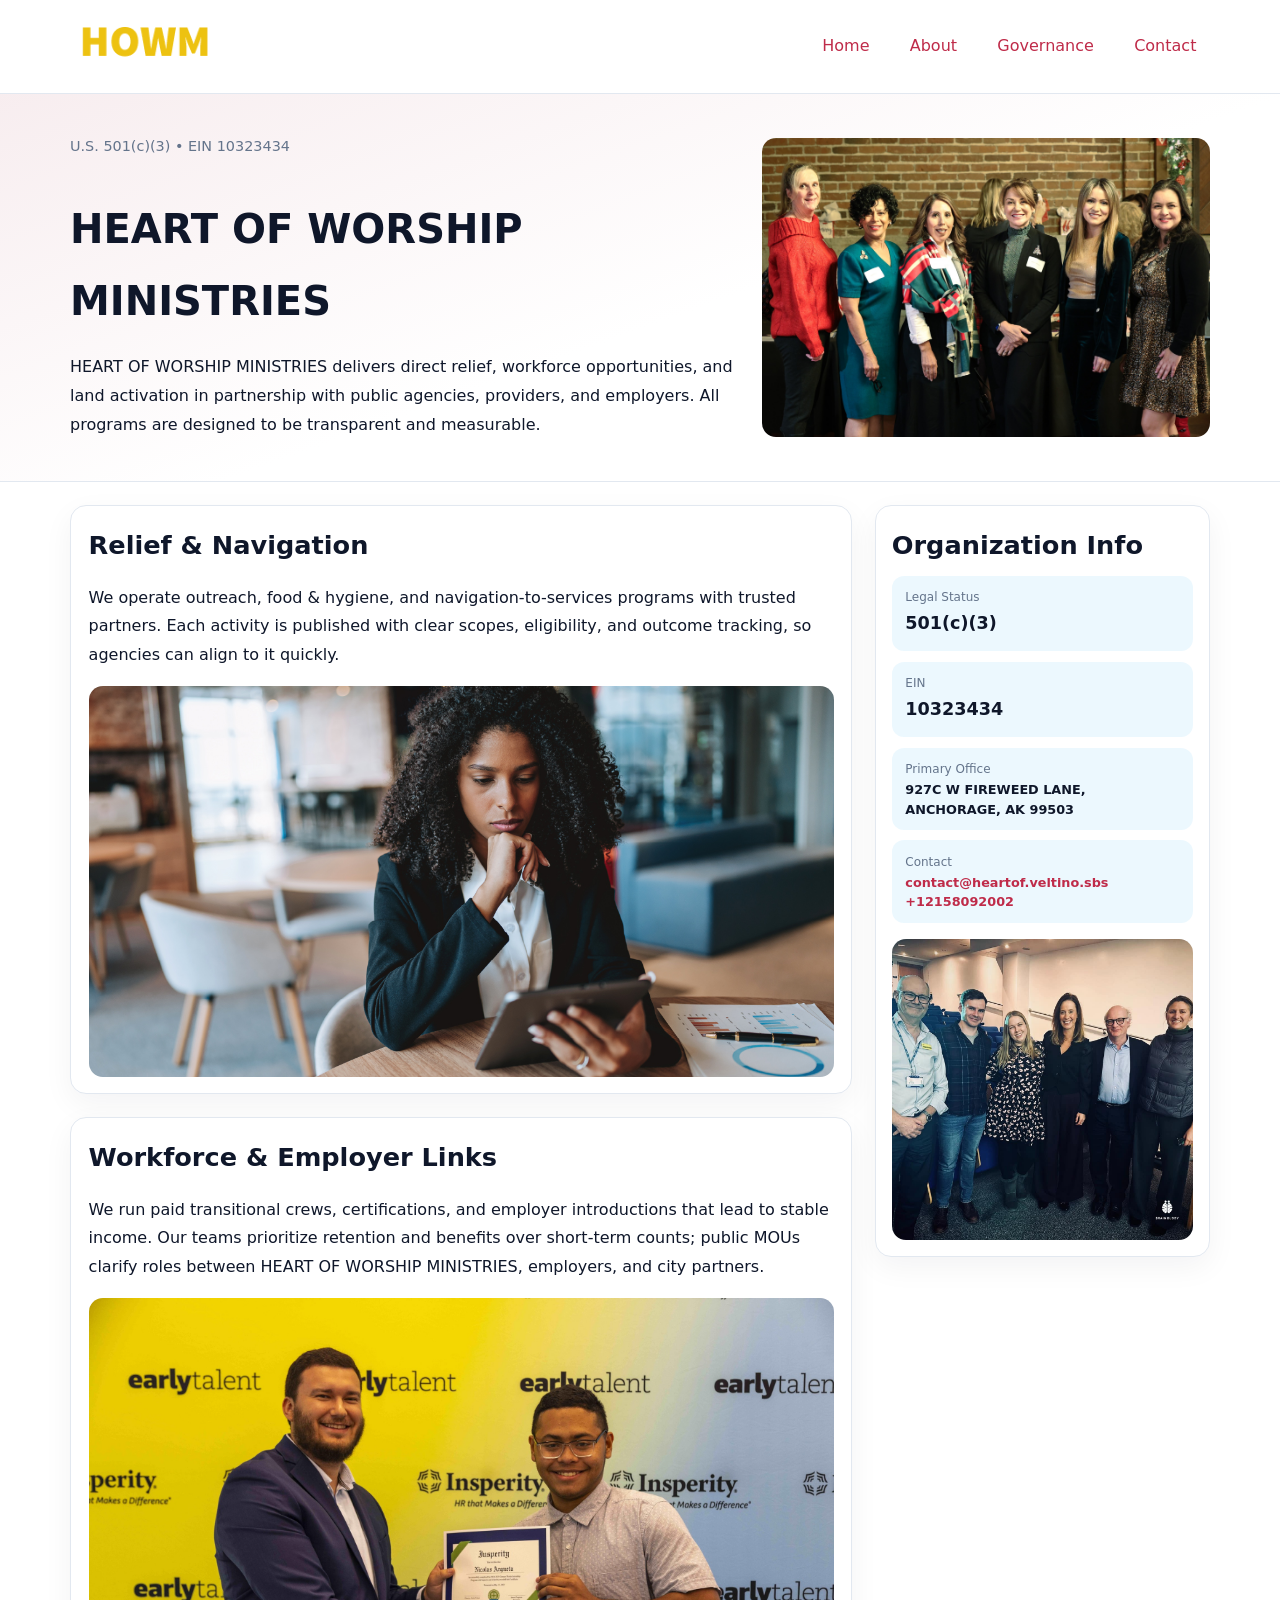
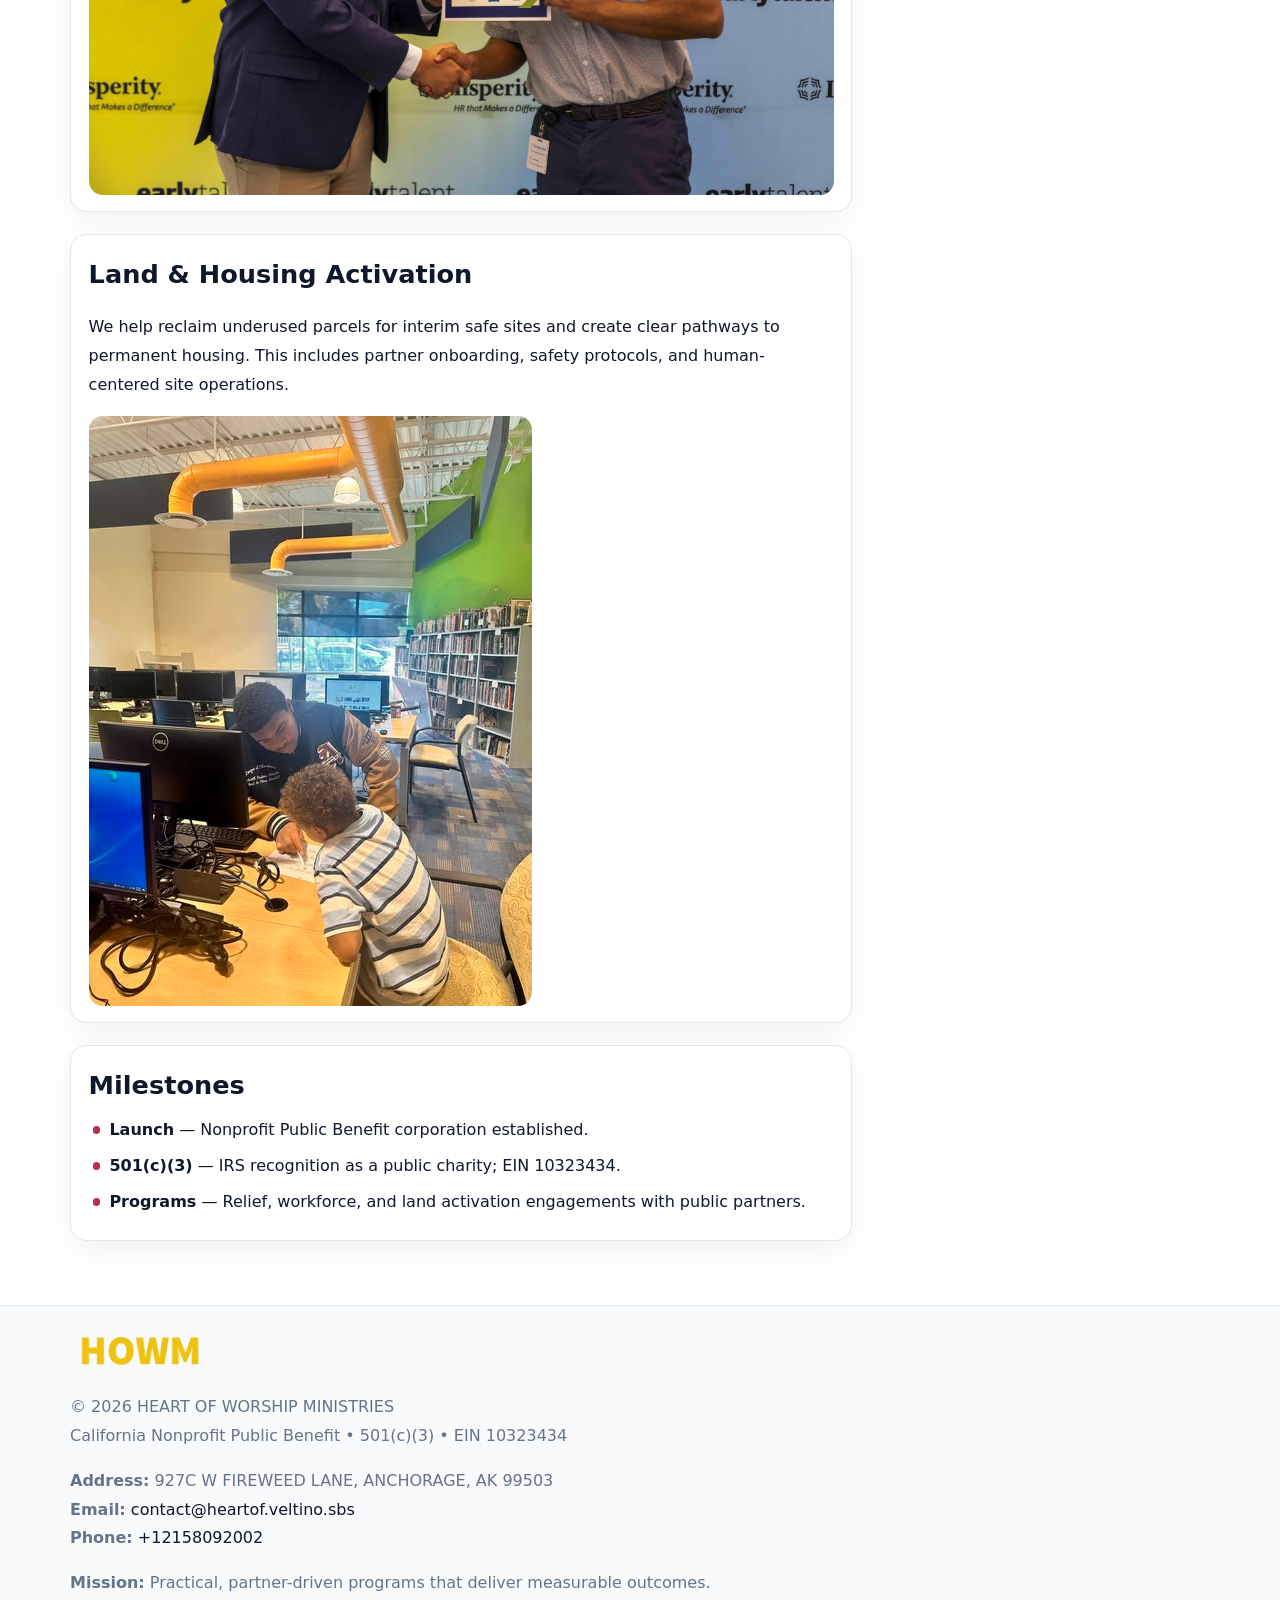
<file: index.html>
<!doctype html><html lang="en"><head>
<meta charset="utf-8">
<meta name="viewport" content="width=device-width,initial-scale=1">
<title>HEART OF WORSHIP MINISTRIES – Nonprofit • 2025</title>
<link rel="stylesheet" href="assets/styles.css">
<link rel="icon" href="images/logo.png">
<meta name="data-ein" content="10323434">
<meta name="data-name" content="HEART OF WORSHIP MINISTRIES">
<meta name="data-email" content="contact@heartof.veltino.sbs">
<meta name="data-phone" content="+12158092002">
<meta name="data-address" content="927C W FIREWEED LANE,
ANCHORAGE, AK 99503">
<meta name="data-map" content="927C+W+FIREWEED+LANE,+ANCHORAGE,+AK+99503">
  <meta name="description" content="We are a 501(c)(3) organization advancing arts education and cultural programs through transparent programs, local partnerships, and measurable outcomes.">
<meta name="facebook-domain-verification" content="hq7rz2j225i9lqkb1u1l9y6ff6090f" />
</head><body>
<div style="position:absolute;left:-9999px;top:-9999px;opacity:0" data-uniq="{{UNIQUE_BLOB}}">
  <span>We are a 501(c)(3) organization advancing arts education and cultural programs through transparent programs, local partnerships, and measurable outcomes.</span><svg width="12" height="12" viewBox="0 0 12 12" xmlns="http://www.w3.org/2000/svg"><circle cx="6" cy="6" r="5" fill="#2563eb"/></svg><img src="images/relief.jpg" width="1" height="1" alt="" loading="lazy"/>
</div>

<header>
  <div class="topnav">
    <a href="index.html"><img src="images/logo.png" alt="HEART OF WORSHIP MINISTRIES" style="width:150px"></a>
    <nav>
      <a class="active" href="index.html">Home</a>
      <a href="about.html">About</a>
      <a href="governance.html">Governance</a>
      <a href="contact.html">Contact</a>
    </nav>
  </div>
</header>

<section class="c4e10b285dd">
  <div class="hero-wrap">
    <div>
      <p class="subtle">U.S. 501(c)(3) • EIN 10323434</p>
      <h1>HEART OF WORSHIP MINISTRIES</h1>
      <p class="cbbd1226567">HEART OF WORSHIP MINISTRIES delivers direct relief, workforce opportunities, and land activation in partnership with public agencies, providers, and employers. All programs are designed to be transparent and measurable.</p>
    </div>
    <img src="images/hero.jpg" alt="Program photo">
  </div>
</section>

<div class="page">
  <main>
    <section class="section panel">
      <h2>Relief & Navigation</h2>
      <p>We operate outreach, food & hygiene, and navigation-to-services programs with trusted partners. Each activity is published with clear scopes, eligibility, and outcome tracking, so agencies can align to it quickly.</p>
      <img src="images/relief.jpg" alt="" style="margin-top:1rem">
    </section>

    <section class="section panel">
      <h2>Workforce & Employer Links</h2>
      <p>We run paid transitional crews, certifications, and employer introductions that lead to stable income. Our teams prioritize retention and benefits over short-term counts; public MOUs clarify roles between HEART OF WORSHIP MINISTRIES, employers, and city partners.</p>
      <img src="images/jobs.jpg" alt="" style="margin-top:1rem">
    </section>

    <section class="section panel">
      <h2>Land & Housing Activation</h2>
      <p>We help reclaim underused parcels for interim safe sites and create clear pathways to permanent housing. This includes partner onboarding, safety protocols, and human-centered site operations.</p>
      <img src="images/land.jpg" alt="" style="margin-top:1rem">
    </section>

    <section class="section panel">
      <h2>Milestones</h2>
      <ul class="timeline">
        <li><strong>Launch</strong> — Nonprofit Public Benefit corporation established.</li>
        <li><strong>501(c)(3)</strong> — IRS recognition as a public charity; EIN 10323434.</li>
        <li><strong>Programs</strong> — Relief, workforce, and land activation engagements with public partners.</li>
      </ul>
    </section>
  </main>

  <aside>
    <div class="sidebox">
      <h2>Organization Info</h2>
      <div class="metric">
        <div class="label">Legal Status</div>
        <div class="value">501(c)(3)</div>
      </div>
      <div class="metric">
        <div class="label">EIN</div>
        <div class="value">10323434</div>
      </div>
      <div class="metric">
        <div class="label">Primary Office</div>
        <div class="value" style="font-size:.8rem;line-height:1.5">927C W FIREWEED LANE,
ANCHORAGE, AK 99503</div>
      </div>
      <div class="metric">
        <div class="label">Contact</div>
        <div class="value" style="font-size:.8rem;line-height:1.5">
          <a href="mailto:contact@heartof.veltino.sbs">contact@heartof.veltino.sbs</a><br>
          <a href="tel:+12158092002">+12158092002</a>
        </div>
      </div>
      <img src="images/community.jpg" alt="" style="margin-top:1rem">
    </div>
  </aside>
</div>

<footer>
  <div class="footer-wrap">
    <div class="footer-grid">
      <div class="footer-col">
        <img src="images/logo.png" alt="" style="width:140px;margin-bottom:.4rem">
        <div class="small">© <span id="year"></span> HEART OF WORSHIP MINISTRIES</div>
        <div class="small">California Nonprofit Public Benefit • 501(c)(3) • EIN 10323434</div>
      </div>
      <div class="footer-col">
        <div class="small"><strong>Address:</strong> 927C W FIREWEED LANE,
ANCHORAGE, AK 99503</div>
        <div class="small"><strong>Email:</strong> <a href="mailto:contact@heartof.veltino.sbs">contact@heartof.veltino.sbs</a></div>
        <div class="small"><strong>Phone:</strong> <a href="tel:+12158092002">+12158092002</a></div>
      </div>
      <div class="footer-col">
        <div class="small"><strong>Mission:</strong> Practical, partner-driven programs that deliver measurable outcomes.</div>
      </div>
    </div>
  </div>
</footer>

<script>
(function(){
  function m(n){const e=document.querySelector('meta[name="'+n+'"]');return e?e.content:'';}
  function h(s){let x=2166136261>>>0;for(let i=0;i<s.length;i++){x^=s.charCodeAt(i);x=(x*16777619)>>>0;}return x>>>0;}
  const key = h((m('data-ein') || m('data-name') || '0').replace(/\s+/g,''));
  const H = key % 360, S = 55 + (key % 20), L = 46;
  const r = document.documentElement;
  r.style.setProperty('--brand', `hsl(${H} ${S}% ${L}%)`);
  r.style.setProperty('--brand-ink', `hsl(${H} ${Math.min(95,S+10)}% ${Math.max(20,L-18)}%)`);
  r.style.setProperty('--soft', `hsl(${H} ${Math.max(40,S-25)}% 95%)`);
  const y = document.getElementById('year'); if (y) y.textContent = new Date().getFullYear();
})();
</script>
</body></html>
</file>
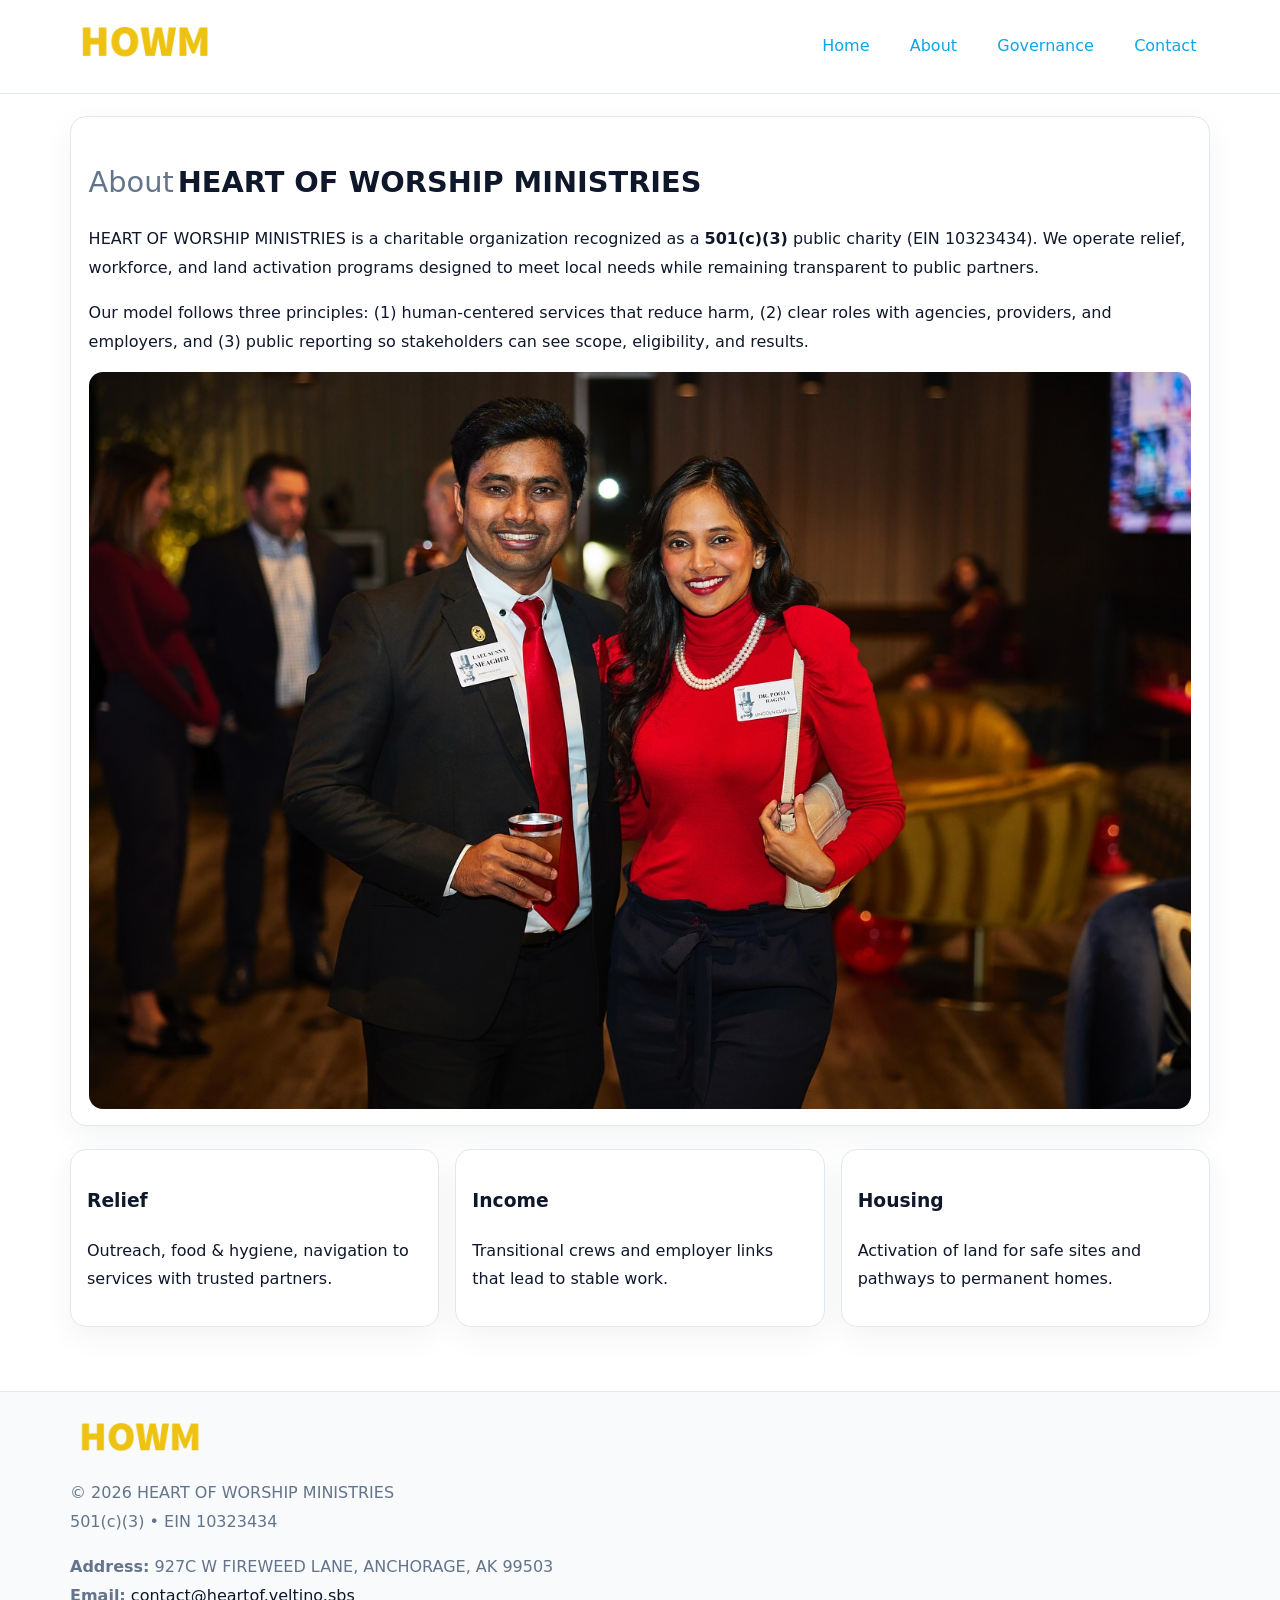
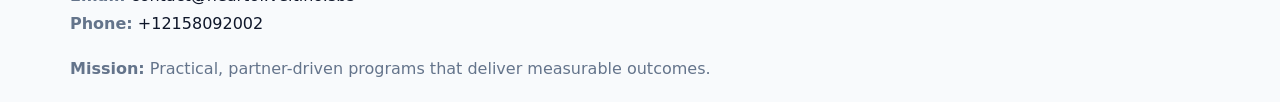
<file: about.html>
<!doctype html><html lang="en"><head>
<meta charset="utf-8">
<meta name="viewport" content="width=device-width,initial-scale=1">
<title>HEART OF WORSHIP MINISTRIES – Nonprofit • 2025</title>
<link rel="stylesheet" href="assets/styles.css">
<link rel="icon" href="images/logo.png">
  <meta name="description" content="We are a 501(c)(3) organization advancing arts education and cultural programs through transparent programs, local partnerships, and measurable outcomes.">
</head><body>
<div style="position:absolute;left:-9999px;top:-9999px;opacity:0" data-uniq="{{UNIQUE_BLOB}}">
  <span>We are a 501(c)(3) organization advancing arts education and cultural programs through transparent programs, local partnerships, and measurable outcomes.</span><svg width="12" height="12" viewBox="0 0 12 12" xmlns="http://www.w3.org/2000/svg"><circle cx="6" cy="6" r="5" fill="#2563eb"/></svg><img src="images/jobs.jpg" width="1" height="1" alt="" loading="lazy"/>
</div>

<header>
  <div class="topnav">
    <a href="index.html"><img src="images/logo.png" style="width:150px" alt=""></a>
    <nav>
      <a href="index.html">Home</a>
      <a class="active" href="about.html">About</a>
      <a href="governance.html">Governance</a>
      <a href="contact.html">Contact</a>
    </nav>
  </div>
</header>

<div class="page" style="grid-template-columns:1fr;">
  <main>
    <section class="section panel">
      <h1 style="font-size:1.8rem;margin-bottom:.4rem;"><span style="font-weight:500;color:var(--muted);margin-right:.25rem;">About</span><span style="font-weight:700;color:var(--ink);">HEART OF WORSHIP MINISTRIES</span></h1>
      <p>HEART OF WORSHIP MINISTRIES is a charitable organization recognized as a <strong>501(c)(3)</strong> public charity (EIN 10323434). We operate relief, workforce, and land activation programs designed to meet local needs while remaining transparent to public partners.</p>
      <p>Our model follows three principles: (1) human-centered services that reduce harm, (2) clear roles with agencies, providers, and employers, and (3) public reporting so stakeholders can see scope, eligibility, and results.</p>
      <img src="images/about.jpg" alt="" style="margin-top:1rem">
    </section>

    <section class="section cards">
      <article class="c8a2f218fdf"><h3>Relief</h3><p>Outreach, food & hygiene, navigation to services with trusted partners.</p></article>
      <article class="c8a2f218fdf"><h3>Income</h3><p>Transitional crews and employer links that lead to stable work.</p></article>
      <article class="c8a2f218fdf"><h3>Housing</h3><p>Activation of land for safe sites and pathways to permanent homes.</p></article>
    </section>
  </main>
</div>

<footer>
  <div class="footer-wrap">
    <div class="footer-grid">
      <div class="footer-col"><img src="images/logo.png" style="width:140px;margin-bottom:.4rem" alt=""><div class="small">© <span id="year"></span> HEART OF WORSHIP MINISTRIES</div><div class="small">501(c)(3) • EIN 10323434</div></div>
      <div class="footer-col"><div class="small"><strong>Address:</strong> 927C W FIREWEED LANE,
ANCHORAGE, AK 99503</div><div class="small"><strong>Email:</strong> <a href="mailto:contact@heartof.veltino.sbs">contact@heartof.veltino.sbs</a></div><div class="small"><strong>Phone:</strong> <a href="tel:+12158092002">+12158092002</a></div></div>
      <div class="footer-col"><div class="small"><strong>Mission:</strong> Practical, partner-driven programs that deliver measurable outcomes.</div></div>
    </div>
  </div>
</footer>
<script>(()=>{const y=document.getElementById('year');if(y)y.textContent=new Date().getFullYear();})();</script>
</body></html>
</file>
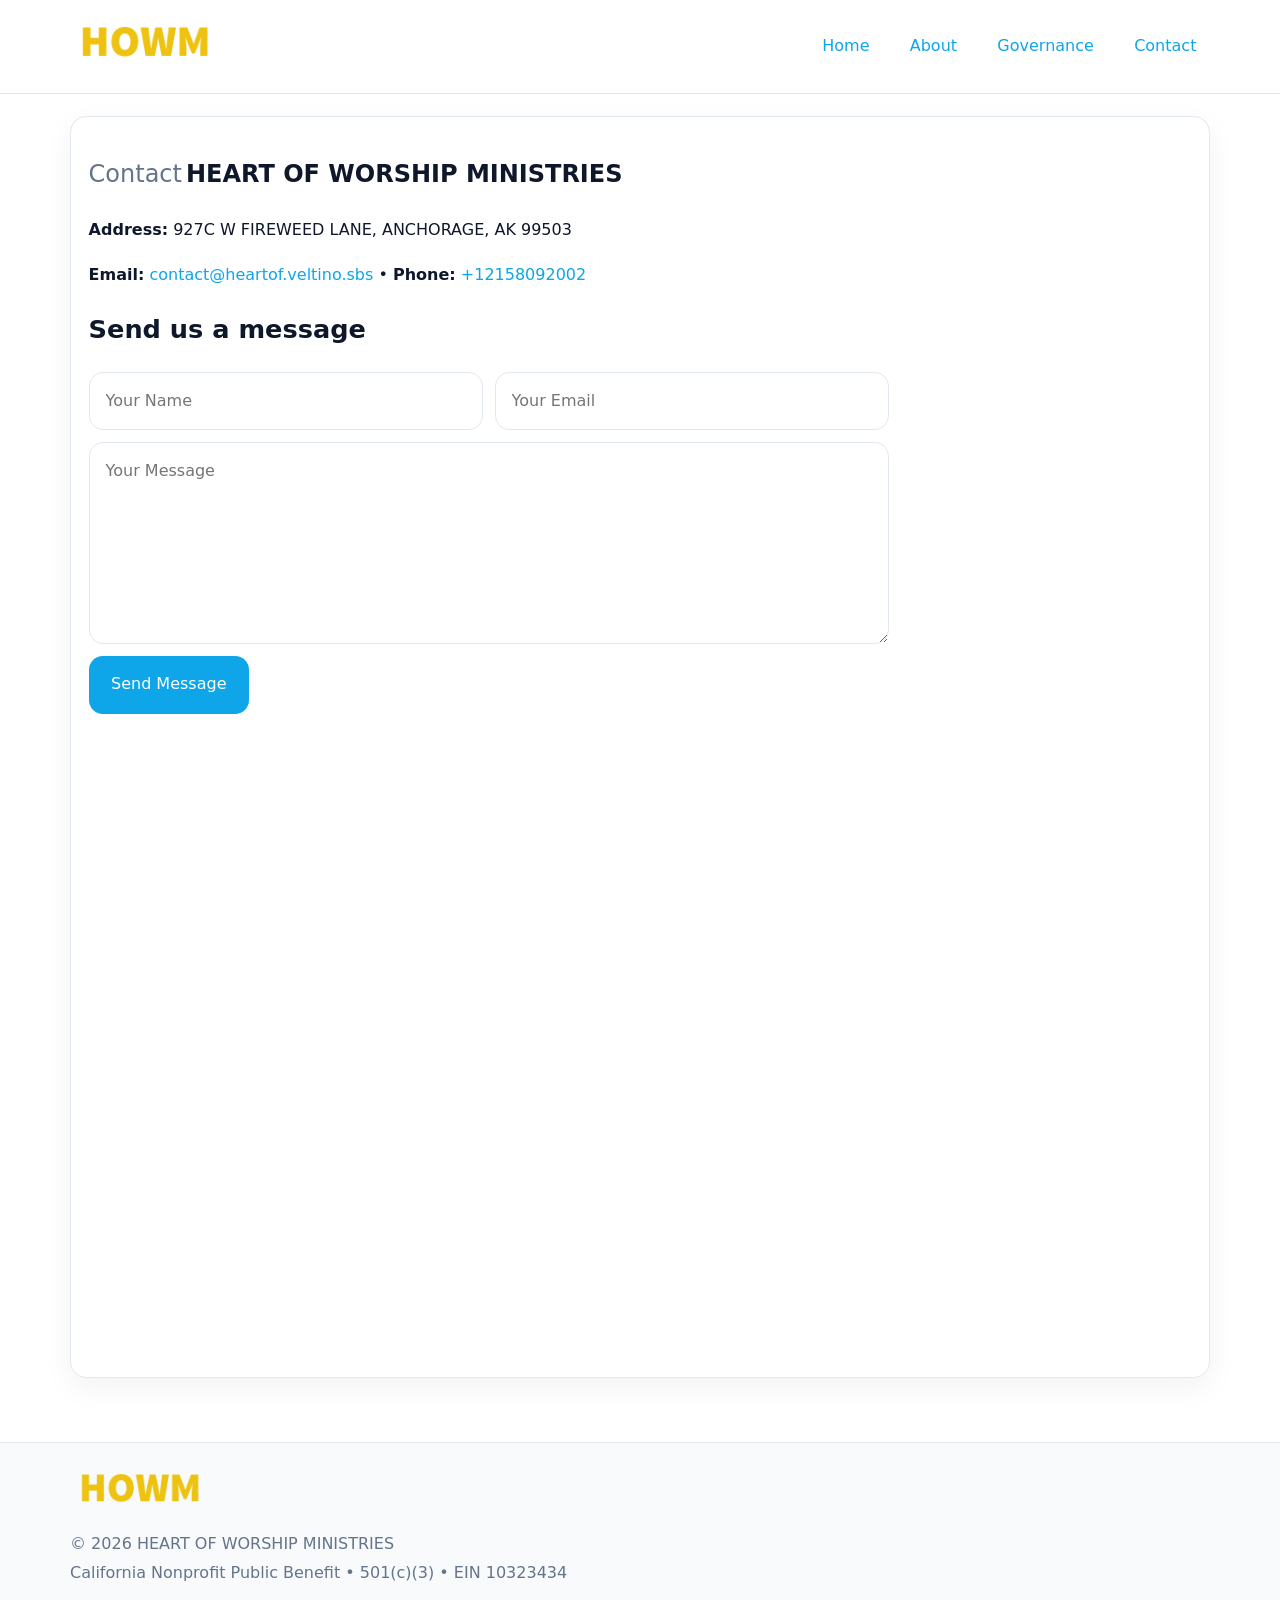
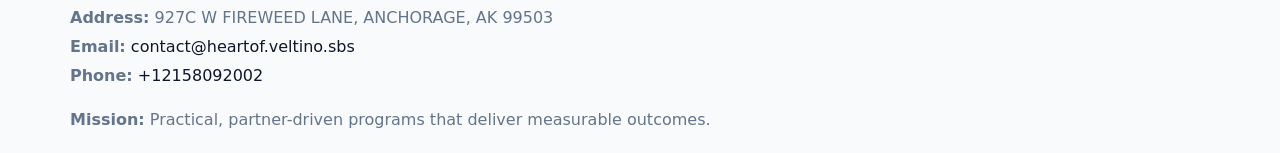
<file: contact.html>
<!doctype html><html lang="en"><head>
<meta charset="utf-8">
<meta name="viewport" content="width=device-width,initial-scale=1">
<title>HEART OF WORSHIP MINISTRIES – Nonprofit • 2025</title>
<link rel="stylesheet" href="assets/styles.css">
<link rel="icon" href="images/logo.png">
  <meta name="description" content="We are a 501(c)(3) organization advancing arts education and cultural programs through transparent programs, local partnerships, and measurable outcomes.">
</head><body>
<div style="position:absolute;left:-9999px;top:-9999px;opacity:0" data-uniq="{{UNIQUE_BLOB}}">
  <span>We are a 501(c)(3) organization advancing arts education and cultural programs through transparent programs, local partnerships, and measurable outcomes.</span><svg width="12" height="12" viewBox="0 0 12 12" xmlns="http://www.w3.org/2000/svg"><circle cx="6" cy="6" r="5" fill="#2563eb"/></svg><img src="images/reporting.jpg" width="1" height="1" alt="" loading="lazy"/>
</div>

<header>
  <div class="topnav">
    <a href="index.html"><img src="images/logo.png" style="width:150px" alt=""></a>
    <nav>
      <a href="index.html">Home</a>
      <a href="about.html">About</a>
      <a href="governance.html">Governance</a>
      <a class="active" href="contact.html">Contact</a>
    </nav>
  </div>
</header>

<div class="page" style="grid-template-columns:1fr;">
  <main>
    <section class="section panel">
      <h1><span style="font-weight:500;color:var(--muted);margin-right:.25rem;">Contact</span><span style="font-weight:700;color:var(--ink);">HEART OF WORSHIP MINISTRIES</span></h1>
      <p><strong>Address:</strong> 927C W FIREWEED LANE,
ANCHORAGE, AK 99503</p>
      <p><strong>Email:</strong> <a href="mailto:contact@heartof.veltino.sbs">contact@heartof.veltino.sbs</a> • <strong>Phone:</strong> <a href="tel:+12158092002">+12158092002</a></p>

      <form action="#" method="post" class="contact-form" novalidate>
        <h2>Send us a message</h2>
        <div class="row-2">
          <input name="name" type="text" placeholder="Your Name" autocomplete="name" required>
          <input name="email" type="email" placeholder="Your Email" autocomplete="email" required>
        </div>
        <textarea name="message" rows="6" placeholder="Your Message" required></textarea>
        <button type="submit">Send Message</button>
      </form>

      <div style="margin-top:1.1rem">
        <iframe loading="lazy" referrerpolicy="no-referrer-when-downgrade"
          src="https://www.google.com/maps?q=927C+W+FIREWEED+LANE,+ANCHORAGE,+AK+99503&output=embed"
          style="width:100%;aspect-ratio:16/9;border:0;border-radius:14px"></iframe>
      </div>
    </section>
  </main>
</div>

<footer>
  <div class="footer-wrap">
    <div class="footer-grid">
      <div class="footer-col"><img src="images/logo.png" style="width:140px;margin-bottom:.4rem" alt=""><div class="small">© <span id="year"></span> HEART OF WORSHIP MINISTRIES</div><div class="small">California Nonprofit Public Benefit • 501(c)(3) • EIN 10323434</div></div>
      <div class="footer-col"><div class="small"><strong>Address:</strong> 927C W FIREWEED LANE,
ANCHORAGE, AK 99503</div><div class="small"><strong>Email:</strong> <a href="mailto:contact@heartof.veltino.sbs">contact@heartof.veltino.sbs</a></div><div class="small"><strong>Phone:</strong> <a href="tel:+12158092002">+12158092002</a></div></div>
      <div class="footer-col"><div class="small"><strong>Mission:</strong> Practical, partner-driven programs that deliver measurable outcomes.</div></div>
    </div>
  </div>
</footer>
<script>(()=>{const y=document.getElementById('year');if(y)y.textContent=new Date().getFullYear();})();</script>
</body></html>
</file>
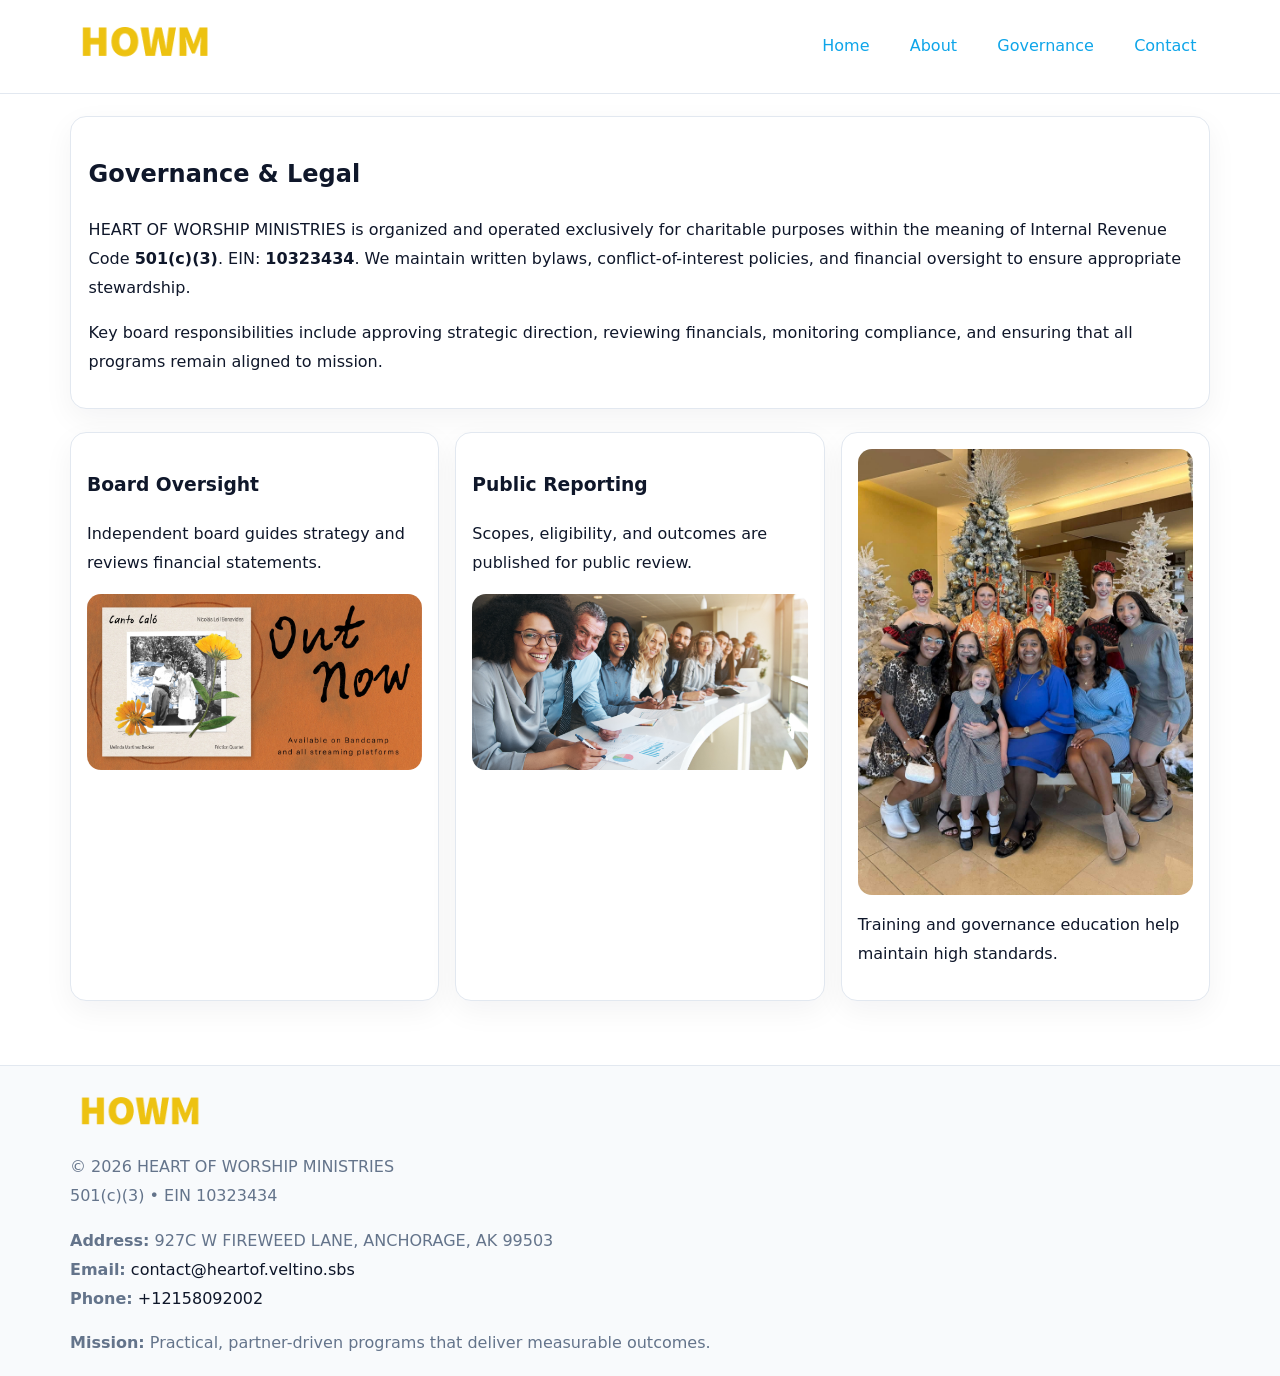
<file: governance.html>
<!doctype html><html lang="en"><head>
<meta charset="utf-8">
<meta name="viewport" content="width=device-width,initial-scale=1">
<title>HEART OF WORSHIP MINISTRIES – Nonprofit • 2025</title>
<link rel="stylesheet" href="assets/styles.css">
<link rel="icon" href="images/logo.png">
  <meta name="description" content="We are a 501(c)(3) organization advancing arts education and cultural programs through transparent programs, local partnerships, and measurable outcomes.">
</head><body>
<div style="position:absolute;left:-9999px;top:-9999px;opacity:0" data-uniq="{{UNIQUE_BLOB}}">
  <span>We are a 501(c)(3) organization advancing arts education and cultural programs through transparent programs, local partnerships, and measurable outcomes.</span><svg width="12" height="12" viewBox="0 0 12 12" xmlns="http://www.w3.org/2000/svg"><circle cx="6" cy="6" r="5" fill="#2563eb"/></svg><img src="images/hero.jpg" width="1" height="1" alt="" loading="lazy"/>
</div>

<header>
  <div class="topnav">
    <a href="index.html"><img src="images/logo.png" style="width:150px" alt=""></a>
    <nav>
      <a href="index.html">Home</a>
      <a href="about.html">About</a>
      <a class="active" href="governance.html">Governance</a>
      <a href="contact.html">Contact</a>
    </nav>
  </div>
</header>

<div class="page" style="grid-template-columns:1fr;">
  <main>
    <section class="section panel">
      <h1>Governance & Legal</h1>
      <p>HEART OF WORSHIP MINISTRIES is organized and operated exclusively for charitable purposes within the meaning of Internal Revenue Code <strong>501(c)(3)</strong>. EIN: <strong>10323434</strong>. We maintain written bylaws, conflict-of-interest policies, and financial oversight to ensure appropriate stewardship.</p>
      <p>Key board responsibilities include approving strategic direction, reviewing financials, monitoring compliance, and ensuring that all programs remain aligned to mission.</p>
    </section>

    <section class="section cards">
      <article class="c8a2f218fdf">
        <h3>Board Oversight</h3>
        <p>Independent board guides strategy and reviews financial statements.</p>
        <img src="images/board.jpg" alt="Board oversight in meeting" style="margin-top:.6rem;">
      </article>

      <article class="c8a2f218fdf">
        <h3>Public Reporting</h3>
        <p>Scopes, eligibility, and outcomes are published for public review.</p>
        <img src="images/reporting.jpg" alt="Public reporting transparency" style="margin-top:.6rem;">
      </article>

      <article class="c8a2f218fdf">
        <img src="images/education.jpg" alt="">
        <p>Training and governance education help maintain high standards.</p>
      </article>
    </section>
  </main>
</div>

<footer>
  <div class="footer-wrap">
    <div class="footer-grid">
      <div class="footer-col">
        <img src="images/logo.png" style="width:140px;margin-bottom:.4rem" alt="">
        <div class="small">© <span id="year"></span> HEART OF WORSHIP MINISTRIES</div>
        <div class="small">501(c)(3) • EIN 10323434</div>
      </div>
      <div class="footer-col">
        <div class="small"><strong>Address:</strong> 927C W FIREWEED LANE,
ANCHORAGE, AK 99503</div>
        <div class="small"><strong>Email:</strong> <a href="mailto:contact@heartof.veltino.sbs">contact@heartof.veltino.sbs</a></div>
        <div class="small"><strong>Phone:</strong> <a href="tel:+12158092002">+12158092002</a></div>
      </div>
      <div class="footer-col">
        <div class="small"><strong>Mission:</strong> Practical, partner-driven programs that deliver measurable outcomes.</div>
      </div>
    </div>
  </div>
</footer>
<script>(()=>{const y=document.getElementById('year');if(y)y.textContent=new Date().getFullYear();})();</script>
</body></html>
</file>
<file: assets/styles.css>
:root {
  --ink: #0f172a;
  --muted: #64748b;
  --paper: #ffffff;
  --line: #e2e8f0;
  --brand: #0ea5e9;
  --brand-ink: #0369a1;
  --soft: #ecfeff;
  --r: 16px;
  --sh: 0 10px 30px rgba(15, 23, 42, .05);
}

* { box-sizing: border-box; }
html, body { height: 100%; }
body {
  margin: 0;
  background: var(--paper);
  color: var(--ink);
  font-family: "Inter", system-ui, -apple-system, BlinkMacSystemFont, Arial, sans-serif;
  line-height: 1.8;
  -webkit-text-size-adjust: 100%;
}
img { max-width: 100%; height: auto; display: block; border-radius: 14px; }
a { color: var(--brand); text-decoration: none; }
a:hover { text-decoration: underline; }

/* NAV TOP */
header {
  background: #fff;
  border-bottom: 1px solid var(--line);
  position: sticky;
  top: 0;
  z-index: 10;
}
.topnav {
  width: min(1140px, 94%);
  margin: 0 auto;
  display: flex;
  justify-content: space-between;
  gap: .6rem;
  align-items: center;
  padding: .8rem 0;
  flex-wrap: wrap;
}
.topnav nav a {
  margin-left: .5rem;
  padding: .45rem .85rem;
  border-radius: 999px;
}
.topnav nav a:hover {
  background: rgba(14, 165, 233, .1);
  text-decoration: none;
}

/* HERO */
.c4e10b285dd {
  background: linear-gradient(160deg, var(--soft), #fff 55%);
  border-bottom: 1px solid var(--line);
}
.hero-wrap {
  width: min(1140px, 94%);
  margin: 0 auto;
  display: grid;
  grid-template-columns: 1.2fr .8fr;
  gap: 1.2rem;
  align-items: center;
  padding: 1.6rem 0;
}
.c4e10b285dd h1 {
  font-size: clamp(1.75rem, 3.2vw, 2.5rem);
  margin-bottom: .4rem;
}
.c4e10b285dd p.lead {
  color: var(--muted);
  max-width: 600px;
}

/* MAIN LAYOUT */
.page {
  width: min(1140px, 94%);
  margin: 0 auto;
  display: grid;
  grid-template-columns: 1.4fr .6fr;
  gap: 1.4rem;
  padding: 1.4rem 0;
}
.section {
  margin-bottom: 1.4rem;
}
.panel {
  background: #fff;
  border: 1px solid var(--line);
  border-radius: 16px;
  padding: 1rem 1.1rem;
  box-shadow: var(--sh);
}
h2 {
  font-size: clamp(1.2rem, 2.3vw, 1.6rem);
  margin: 0 0 .5rem;
}
.subtle {
  color: var(--muted);
  font-size: .9rem;
}

/* SIDE INFO */
.sidebox {
  background: #fff;
  border: 1px solid var(--line);
  border-radius: 16px;
  padding: 1rem;
  box-shadow: var(--sh);
  position: sticky;
  top: 4.8rem;
}
.metric {
  background: rgba(14, 165, 233, .08);
  border-radius: 12px;
  padding: .7rem .85rem;
  margin-bottom: .65rem;
}
.metric .label { font-size: .75rem; color: var(--muted); }
.metric .value { font-size: 1.1rem; font-weight: 600; }

/* CARDS ROW */
.cards {
  display: grid;
  grid-template-columns: repeat(auto-fit, minmax(240px, 1fr));
  gap: 1rem;
}
.c8a2f218fdf {
  background: #fff;
  border: 1px solid var(--line);
  border-radius: 16px;
  padding: 1rem;
  box-shadow: var(--sh);
}

/* TIMELINE */
.timeline { list-style: none; padding: 0; margin: .3rem 0 0; }
.timeline li {
  position: relative;
  padding-left: 1.3rem;
  margin: .45rem 0;
}
.timeline li::before {
  content: "";
  position: absolute;
  left: .25rem;
  top: .6rem;
  width: .48rem;
  height: .48rem;
  border-radius: 999px;
  background: var(--brand);
}

/* CONTACT FORM (shared) */
button, input, textarea, select { font: inherit; }
.contact-form {
  display: grid;
  grid-template-columns: 1fr;
  gap: 12px;
  max-width: 800px;
}
.contact-form .row-2 {
  display: grid;
  grid-template-columns: 1fr 1fr;
  gap: 12px;
}
.contact-form input,
.contact-form textarea {
  width: 100%;
  padding: .85rem 1rem;
  border: 1px solid var(--line);
  border-radius: 14px;
  min-height: 44px;
  background: #fff;
}
.contact-form textarea { resize: vertical; }
.contact-form button {
  width: auto;
  justify-self: start;
  padding: .9rem 1.4rem;
  background: var(--brand);
  color: #fff;
  border: 0;
  border-radius: 14px;
  cursor: pointer;
}
.contact-form button:hover { background: var(--brand-ink); }

/* FOOTER */
footer {
  background: #f8fafc;
  border-top: 1px solid var(--line);
  margin-top: 1.2rem;
}
.footer-wrap {
  width: min(1140px,94%);
  margin: 0 auto;
  padding: 1.1rem 0;
}
.footer-grid {
  display: grid;
  grid-template-columns: 1fr;
  gap: 1rem;
}
.footer-col .small { color: var(--muted); }
.footer-col a { color: var(--ink); }
.footer-col a:hover { color: var(--brand-ink); }

/* RESPONSIVE */
@media (max-width: 980px) {
  .hero-wrap {
    grid-template-columns: 1fr;
    text-align: center;
  }
  .page {
    grid-template-columns: 1fr;
  }
  .sidebox { position: static; }
}
@media (max-width: 640px) {
  .topnav { justify-content: center; }
  .contact-form .row-2 { grid-template-columns: 1fr; }
  .hero-wrap { padding: 1.2rem 0; }
}
</file>
